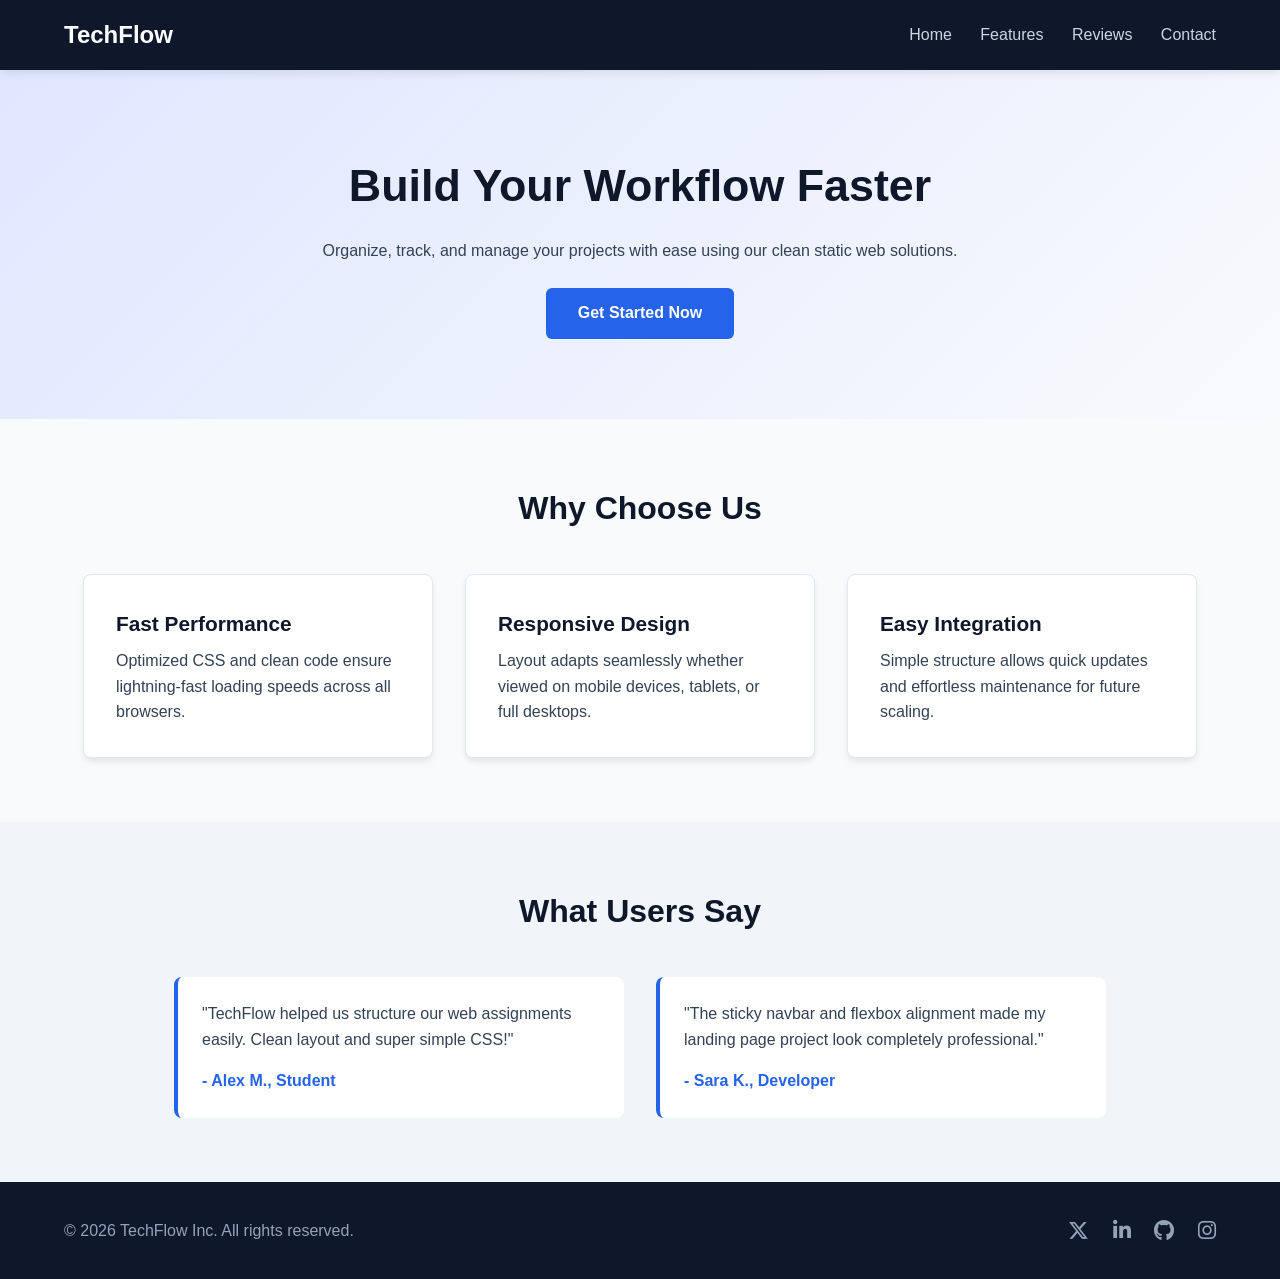
<file: WebDev-Level-01/WebDev-Task01-LandingPage/Index.html>
<!DOCTYPE html>
<html lang="en">
<head>
    <meta charset="UTF-8">
    <meta name="viewport" content="width=device-width, initial-scale=1.0">
    <title>TechFlow - Modern Workspace Tool</title>
    <link rel="stylesheet" href="style.css">
    <!-- Font Awesome Icons CDN -->
<link rel="stylesheet" href="https://cdnjs.cloudflare.com/ajax/libs/font-awesome/6.5.1/css/all.min.css">
</head>
<body>

    <header class="navbar">
        <div class="logo">TechFlow</div>
        <nav class="nav-links">
            <a href="#hero">Home</a>
            <a href="#features">Features</a>
            <a href="#testimonials">Reviews</a>
            <a href="#footer">Contact</a>
        </nav>
    </header>

    <section class="hero" id="hero">
        <div class="hero-content">
            <h1>Build Your Workflow Faster</h1>
            <p>Organize, track, and manage your projects with ease using our clean static web solutions.</p>
            <a href="#features" class="cta-btn">Get Started Now</a>
        </div>
    </section>

    <section class="features" id="features">
        <h2 class="section-title">Why Choose Us</h2>
        <div class="features-grid">
            <div class="card">
                <h3>Fast Performance</h3>
                <p>Optimized CSS and clean code ensure lightning-fast loading speeds across all browsers.</p>
            </div>
            <div class="card">
                <h3>Responsive Design</h3>
                <p>Layout adapts seamlessly whether viewed on mobile devices, tablets, or full desktops.</p>
            </div>
            <div class="card">
                <h3>Easy Integration</h3>
                <p>Simple structure allows quick updates and effortless maintenance for future scaling.</p>
            </div>
        </div>
    </section>

    <section class="testimonials" id="testimonials">
        <h2 class="section-title">What Users Say</h2>
        <div class="testimonials-container">
            <div class="testimonial-card">
                <p>"TechFlow helped us structure our web assignments easily. Clean layout and super simple CSS!"</p>
                <h4>- Alex M., Student</h4>
            </div>
            <div class="testimonial-card">
                <p>"The sticky navbar and flexbox alignment made my landing page project look completely professional."</p>
                <h4>- Sara K., Developer</h4>
            </div>
        </div>
    </section>

    <footer id="footer">
    <div class="footer-content">
        <p>&copy; 2026 TechFlow Inc. All rights reserved.</p>
        <div class="social-links">
    <a href="https://x.com" target="_blank" rel="noopener noreferrer" aria-label="Twitter">
        <i class="fa-brands fa-x-twitter"></i>
    </a>
    <a href="https://www.linkedin.com" target="_blank" rel="noopener noreferrer" aria-label="LinkedIn">
        <i class="fa-brands fa-linkedin-in"></i>
    </a>
    <a href="https://github.com/Alishan210" target="_blank" rel="noopener noreferrer" aria-label="GitHub">
        <i class="fa-brands fa-github"></i>
    </a>
    <a href="https://www.instagram.com" target="_blank" rel="noopener noreferrer" aria-label="Instagram">
        <i class="fa-brands fa-instagram"></i>
    </a>
</div>
    </div>
   </footer>

</body>
</html>
</file>
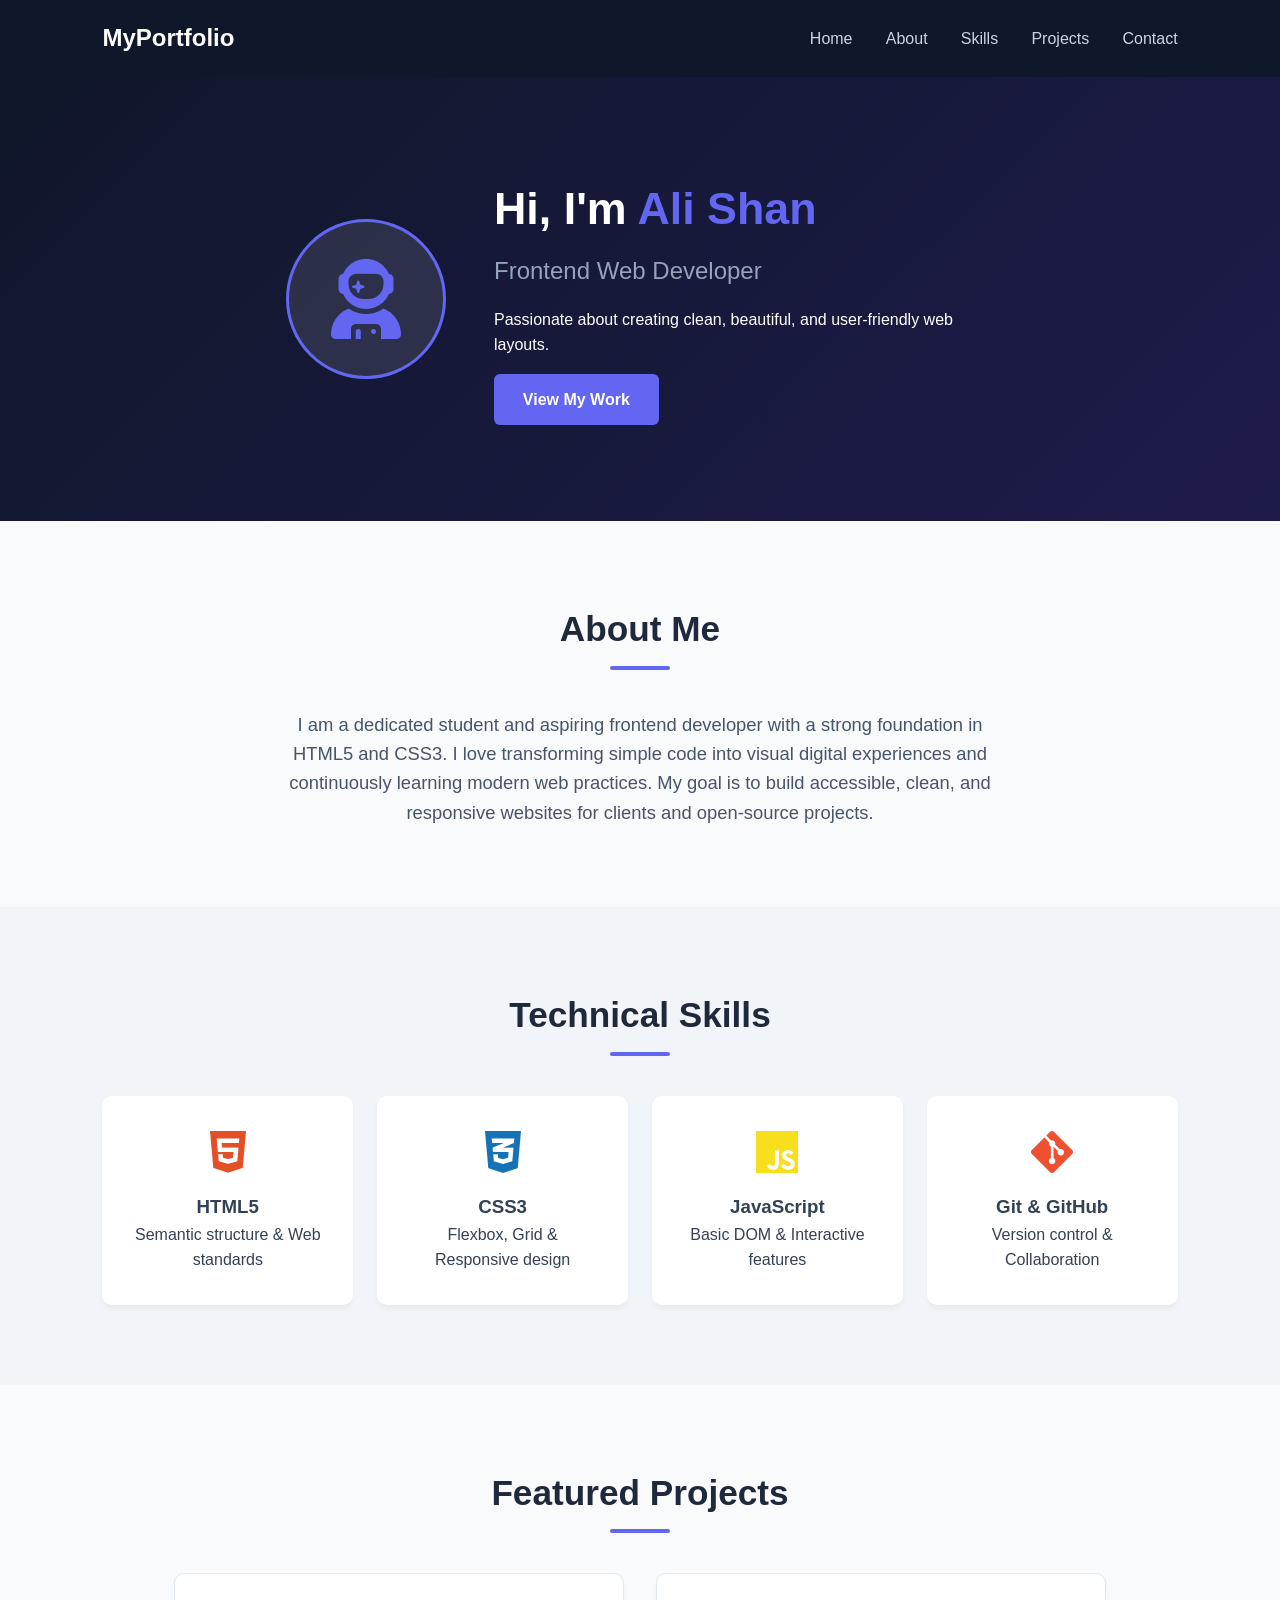
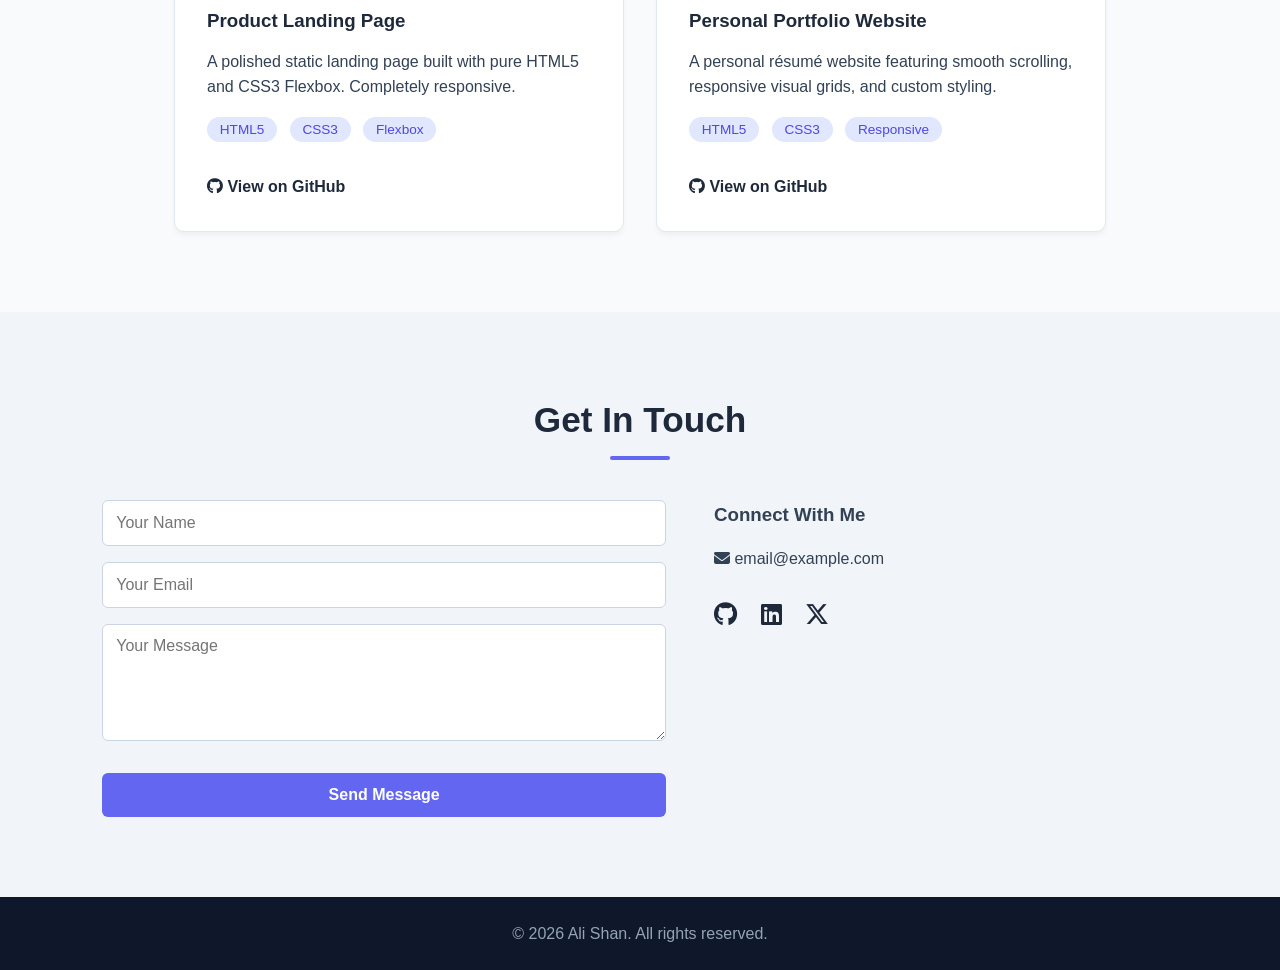
<file: WebDev-Level-01/WebDev-Task02-Personal-Portfolio/Index.html>
<!DOCTYPE html>
<html lang="en">
<head>
    <meta charset="UTF-8">
    <meta name="viewport" content="width=device-width, initial-scale=1.0">
    <title>My Portfolio | Digital Resume</title>
    <!-- CSS File Link -->
    <link rel="stylesheet" href="style.css">
    <!-- Font Awesome Icons CDN -->
    <link rel="stylesheet" href="https://cdnjs.cloudflare.com/ajax/libs/font-awesome/6.5.1/css/all.min.css">
</head>
<body>

    <!-- Smooth Scroll Navigation Bar -->
    <header class="navbar">
        <div class="logo">MyPortfolio</div>
        <nav class="nav-links">
            <a href="#hero">Home</a>
            <a href="#about">About</a>
            <a href="#skills">Skills</a>
            <a href="#projects">Projects</a>
            <a href="#contact">Contact</a>
        </nav>
    </header>

    <!-- 1. Profile / Hero Section -->
    <section class="hero" id="hero">
        <div class="hero-container">
            <!-- Avatar Placeholder (FontAwesome Icon ya Profile Image) -->
            <div class="avatar-box">
                <i class="fa-solid fa-user-astronaut avatar-icon"></i>
            </div>
            <div class="hero-text">
                <h1>Hi, I'm <span class="highlight">Ali Shan</span></h1>
                <h2>Frontend Web Developer</h2>
                <p>Passionate about creating clean, beautiful, and user-friendly web layouts.</p>
                <a href="#projects" class="btn">View My Work</a>
            </div>
        </div>
    </section>

    <!-- 2. About Me Section -->
    <section class="about section-padding" id="about">
        <h2 class="section-title">About Me</h2>
        <div class="about-content">
            <p>
                I am a dedicated student and aspiring frontend developer with a strong foundation in HTML5 and CSS3. 
                I love transforming simple code into visual digital experiences and continuously learning modern web practices. 
                My goal is to build accessible, clean, and responsive websites for clients and open-source projects.
            </p>
        </div>
    </section>

    <!-- 3. Skills Section (Visual Grid) -->
    <section class="skills section-padding" id="skills">
        <h2 class="section-title">Technical Skills</h2>
        <div class="skills-grid">
            <div class="skill-card">
                <i class="fa-brands fa-html5 skill-icon html"></i>
                <h3>HTML5</h3>
                <p>Semantic structure & Web standards</p>
            </div>
            <div class="skill-card">
                <i class="fa-brands fa-css3-alt skill-icon css"></i>
                <h3>CSS3</h3>
                <p>Flexbox, Grid & Responsive design</p>
            </div>
            <div class="skill-card">
                <i class="fa-brands fa-js skill-icon js"></i>
                <h3>JavaScript</h3>
                <p>Basic DOM & Interactive features</p>
            </div>
            <div class="skill-card">
                <i class="fa-brands fa-git-alt skill-icon git"></i>
                <h3>Git & GitHub</h3>
                <p>Version control & Collaboration</p>
            </div>
        </div>
    </section>

    <!-- 4. Projects Section (At least 2 Cards) -->
    <section class="projects section-padding" id="projects">
        <h2 class="section-title">Featured Projects</h2>
        <div class="projects-grid">
            
            <!-- Project Card 1 -->
            <div class="project-card">
                <div class="project-info">
                    <h3>Product Landing Page</h3>
                    <p>A polished static landing page built with pure HTML5 and CSS3 Flexbox. Completely responsive.</p>
                    <div class="project-tags">
                        <span>HTML5</span>
                        <span>CSS3</span>
                        <span>Flexbox</span>
                    </div>
                    <a href="https://github.com/Alishan210" target="_blank" class="github-link">
                        <i class="fa-brands fa-github"></i> View on GitHub
                    </a>
                </div>
            </div>

            <!-- Project Card 2 -->
            <div class="project-card">
                <div class="project-info">
                    <h3>Personal Portfolio Website</h3>
                    <p>A personal résumé website featuring smooth scrolling, responsive visual grids, and custom styling.</p>
                    <div class="project-tags">
                        <span>HTML5</span>
                        <span>CSS3</span>
                        <span>Responsive</span>
                    </div>
                    <a href="https://github.com/Alishan210" target="_blank" class="github-link">
                        <i class="fa-brands fa-github"></i> View on GitHub
                    </a>
                </div>
            </div>

        </div>
    </section>

    <!-- 5. Contact Section -->
    <section class="contact section-padding" id="contact">
        <h2 class="section-title">Get In Touch</h2>
        <div class="contact-container">
            <form class="contact-form" action="#">
                <input type="text" placeholder="Your Name" required>
                <input type="email" placeholder="Your Email" required>
                <textarea rows="5" placeholder="Your Message" required></textarea>
                <button type="submit" class="btn">Send Message</button>
            </form>

            <div class="contact-info">
                <h3>Connect With Me</h3>
                <p><i class="fa-solid fa-envelope"></i> email@example.com</p>
                <div class="social-icons">
                    <a href="https://github.com/Alishan210" target="_blank"><i class="fa-brands fa-github"></i></a>
                    <a href="https://linkedin.com" target="_blank"><i class="fa-brands fa-linkedin"></i></a>
                    <a href="https://twitter.com" target="_blank"><i class="fa-brands fa-x-twitter"></i></a>
                </div>
            </div>
        </div>
    </section>

    <!-- Footer -->
    <footer>
        <p>&copy; 2026 Ali Shan. All rights reserved.</p>
    </footer>

</body>
</html>
</file>
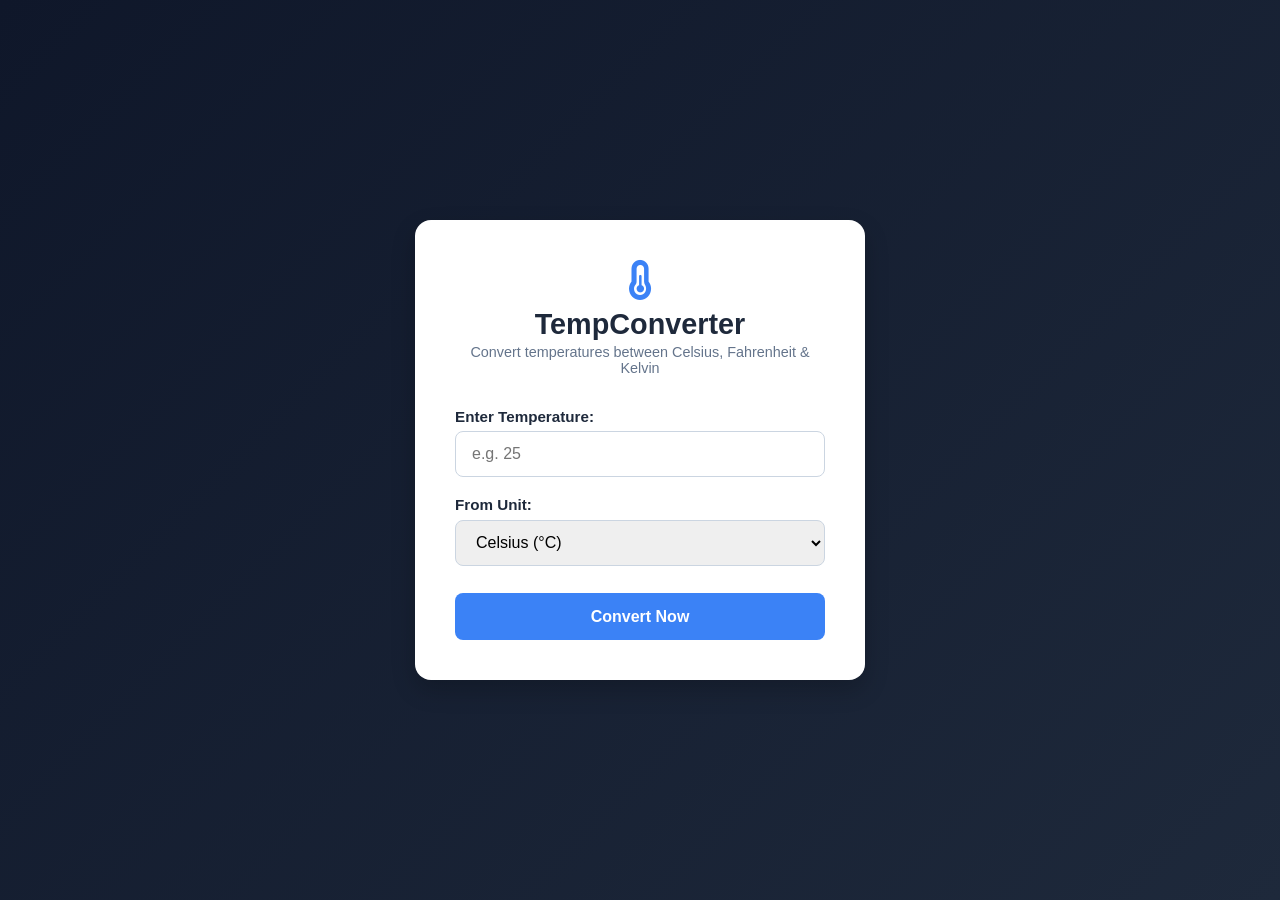
<file: WebDev-Level-01/WebDev-Task03-Temperature-Converter-Website/Index.html>
<!DOCTYPE html>
<html lang="en">
<head>
    <meta charset="UTF-8">
    <meta name="viewport" content="width=device-width, initial-scale=1.0">
    <title>Temperature Converter Tool</title>
    <link rel="stylesheet" href="style.css">
    <!-- Font Awesome Icons -->
    <link rel="stylesheet" href="https://cdnjs.cloudflare.com/ajax/libs/font-awesome/6.5.1/css/all.min.css">
</head>
<body>

    <!-- Checklist: Clean, centred UI layout -->
    <div class="converter-card">
        <div class="card-header">
            <i class="fa-solid fa-temperature-half logo-icon"></i>
            <h2>TempConverter</h2>
            <p>Convert temperatures between Celsius, Fahrenheit & Kelvin</p>
        </div>

        <form id="tempForm" onsubmit="return false;">
            <!-- Checklist: Numeric input field -->
            <div class="input-group">
                <label for="tempInput">Enter Temperature:</label>
                <input type="number" id="tempInput" step="any" placeholder="e.g. 25" required>
            </div>

            <!-- Checklist: Unit selector dropdown -->
            <div class="input-group">
                <label for="unitSelect">From Unit:</label>
                <select id="unitSelect">
                    <option value="celsius">Celsius (°C)</option>
                    <option value="fahrenheit">Fahrenheit (°F)</option>
                    <option value="kelvin">Kelvin (K)</option>
                </select>
            </div>

            <!-- Checklist: Convert button -->
            <button type="button" id="convertBtn" class="convert-btn">Convert Now</button>
        </form>

        <!-- Checklist: Error message display area -->
        <div id="errorMsg" class="error-msg hidden"></div>

        <!-- Checklist: Result display area showing all output units -->
        <div id="resultArea" class="result-area hidden">
            <h3>Converted Values:</h3>
            <div class="result-grid">
                <div class="result-box" id="celsiusBox">
                    <span class="unit-label">Celsius</span>
                    <span class="val" id="celsiusVal">--</span>
                </div>
                <div class="result-box" id="fahrenheitBox">
                    <span class="unit-label">Fahrenheit</span>
                    <span class="val" id="fahrenheitVal">--</span>
                </div>
                <div class="result-box" id="kelvinBox">
                    <span class="unit-label">Kelvin</span>
                    <span class="val" id="kelvinVal">--</span>
                </div>
            </div>
        </div>
    </div>

    <!-- JavaScript File Link -->
    <script src="script.js"></script>
</body>
</html>
</file>
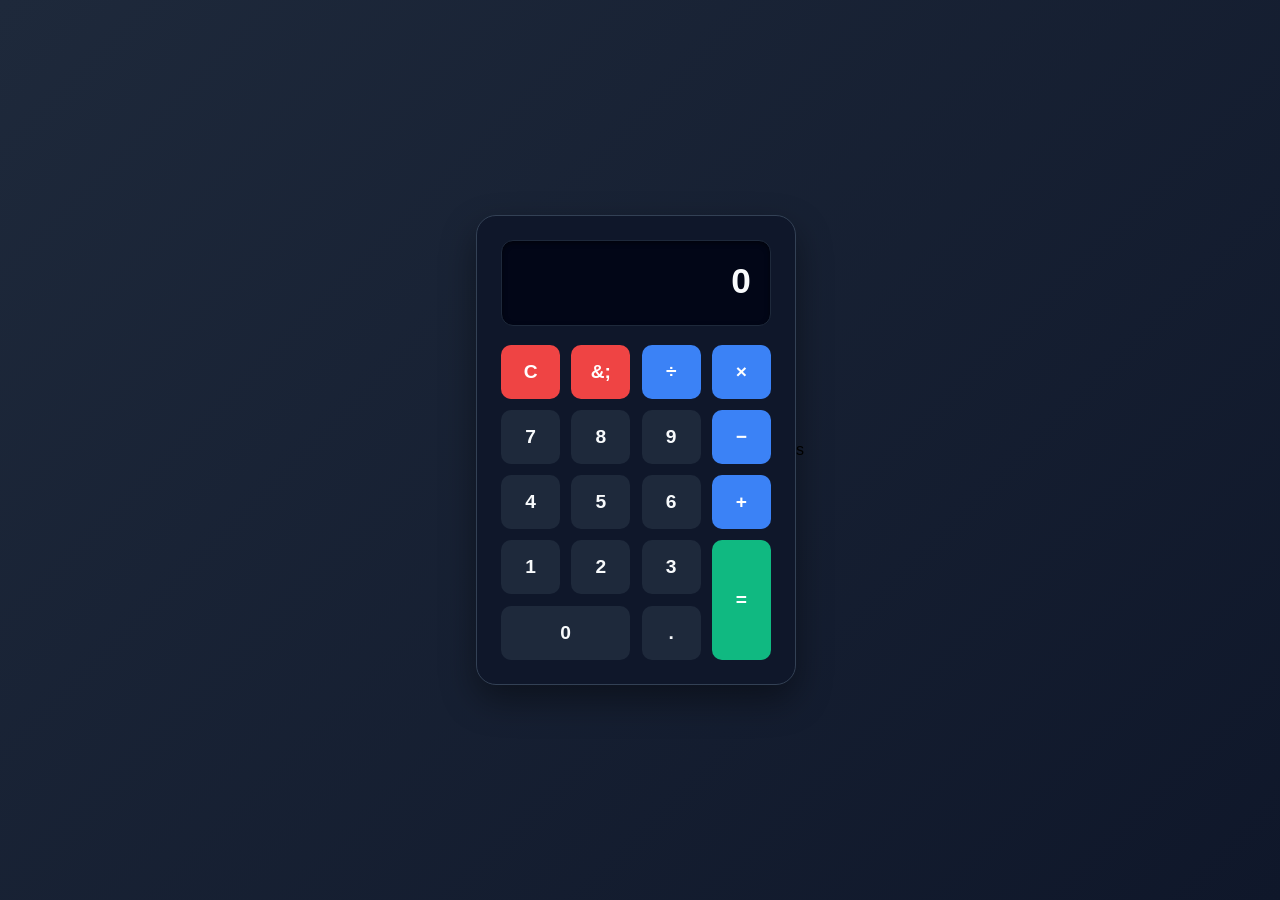
<file: WebDev-Level-02/WebDev-Task01-Calculator/Index.html>
<!DOCTYPE html>
<html lang="en">
<head>
    <meta charset="UTF-8">
    <meta name="viewport" content="width=device-width, initial-scale=1.0">
    <title>JS Calculator - Level 2</title>
    <link rel="stylesheet" href="style.css">
</head>
<body>

    <div class="calculator">
        <!-- Checklist: Display screen showing current input/result -->
        <div class="display">
            <div id="screen" class="screen">0</div>
        </div>

        <!-- Checklist: CSS Grid layout for buttons -->
        <div class="buttons-grid">
            <!-- Row 1 -->
            <button class="btn action-btn" data-action="clear">C</button>
            <button class="btn action-btn" data-action="delete">&;</button>
            <button class="btn operator-btn" data-operator="/">÷</button>
            <button class="btn operator-btn" data-operator="*">×</button>

            <!-- Row 2 -->
            <button class="btn num-btn" data-num="7">7</button>
            <button class="btn num-btn" data-num="8">8</button>
            <button class="btn num-btn" data-num="9">9</button>
            <button class="btn operator-btn" data-operator="-">−</button>

            <!-- Row 3 -->
            <button class="btn num-btn" data-num="4">4</button>
            <button class="btn num-btn" data-num="5">5</button>
            <button class="btn num-btn" data-num="6">6</button>
            <button class="btn operator-btn" data-operator="+">+</button>

            <!-- Row 4 -->
            <button class="btn num-btn" data-num="1">1</button>
            <button class="btn num-btn" data-num="2">2</button>
            <button class="btn num-btn" data-num="3">3</button>
            <button class="btn equals-btn" id="equals" data-action="equals">=</button>

            <!-- Row 5 -->
            <button class="btn num-btn zero-btn" data-num="0">0</button>
            <button class="btn num-btn" data-num=".">.</button>
        </div>
    </div>

    <script src="script.js"></script>
</body>
</html>s
</file>
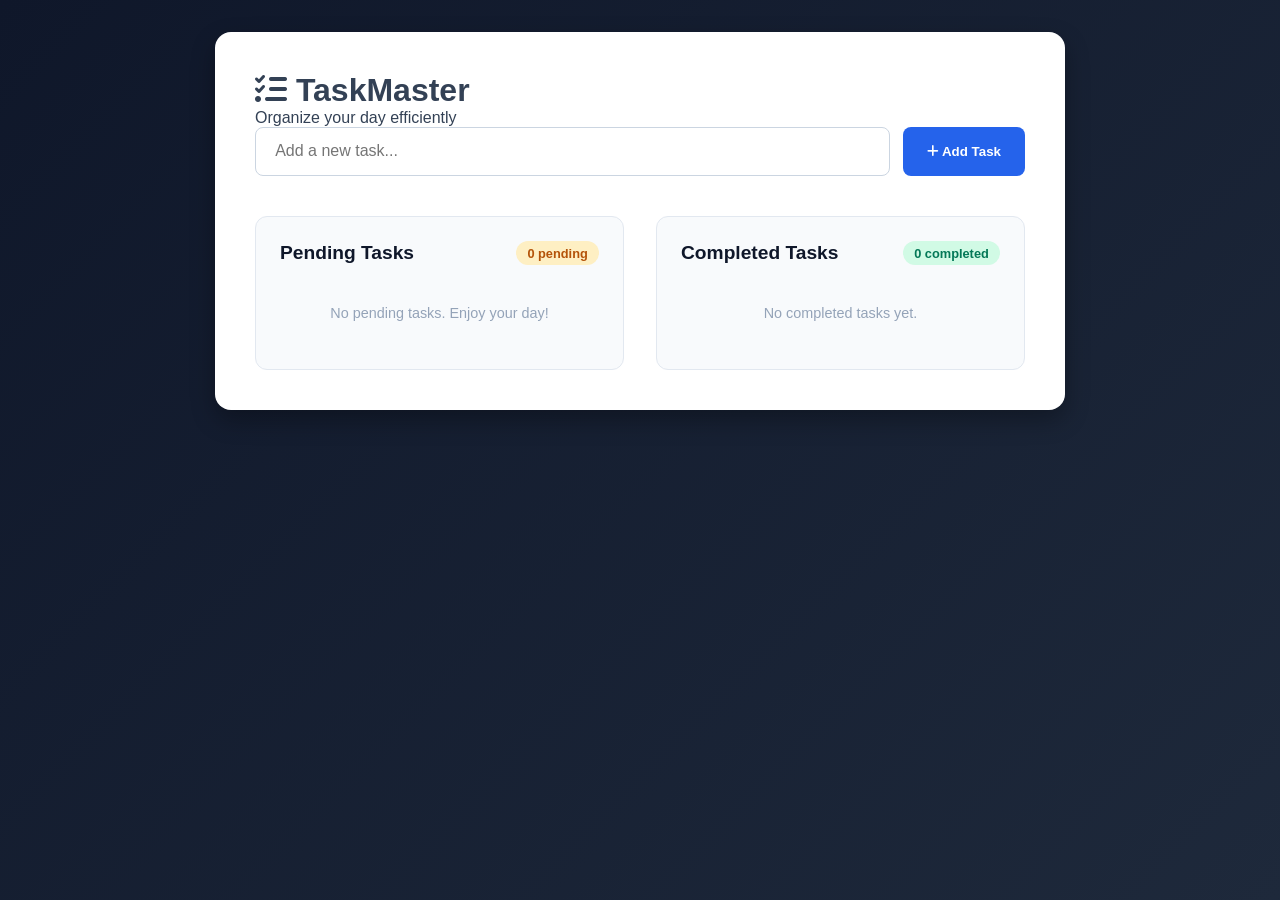
<file: WebDev-Level-02/WebDev-Task03-To-Do-Web-App/Index.html>
<!DOCTYPE html>
<html lang="en">
<head>
    <meta charset="UTF-8">
    <meta name="viewport" content="width=device-width, initial-scale=1.0">
    <title>Task Master - To-Do Web App</title>
    <link rel="stylesheet" href="style.css">
    <link rel="stylesheet" href="https://cdnjs.cloudflare.com/ajax/libs/font-awesome/6.5.1/css/all.min.css">
</head>
<body>

    <div class="todo-app"
        <header class="app-header">
            <h1><i class="fa-solid fa-list-check"></i> TaskMaster</h1>
            <p>Organize your day efficiently</p>
        </header>

        <!-- Input & Add Task Form -->
        <form id="todoForm" class="todo-form">
            <input type="text" id="taskInput" placeholder="Add a new task..." required>
            <button type="submit" class="add-btn"><i class="fa-solid fa-plus"></i> Add Task</button>
        </form>

        <!-- Main Task Lists Container -->
        <div class="lists-container">
            
            <!-- Pending Tasks Section -->
            <section class="task-section">
                <div class="section-header">
                    <h2>Pending Tasks</h2>
                    <span id="pendingCount" class="badge pending-badge">0 pending</span>
                </div>
                <ul id="pendingList" class="task-list"></ul>
                <div id="pendingEmpty" class="empty-state">No pending tasks. Enjoy your day!</div>
            </section>

            <!-- Completed Tasks Section -->
            <section class="task-section">
                <div class="section-header">
                    <h2>Completed Tasks</h2>
                    <span id="completedCount" class="badge completed-badge">0 completed</span>
                </div>
                <ul id="completedList" class="task-list completed-style"></ul>
                <div id="completedEmpty" class="empty-state">No completed tasks yet.</div>
            </section>

        </div>
    </div>

    <script src="script.js"></script>
</body>
</html>
</file>
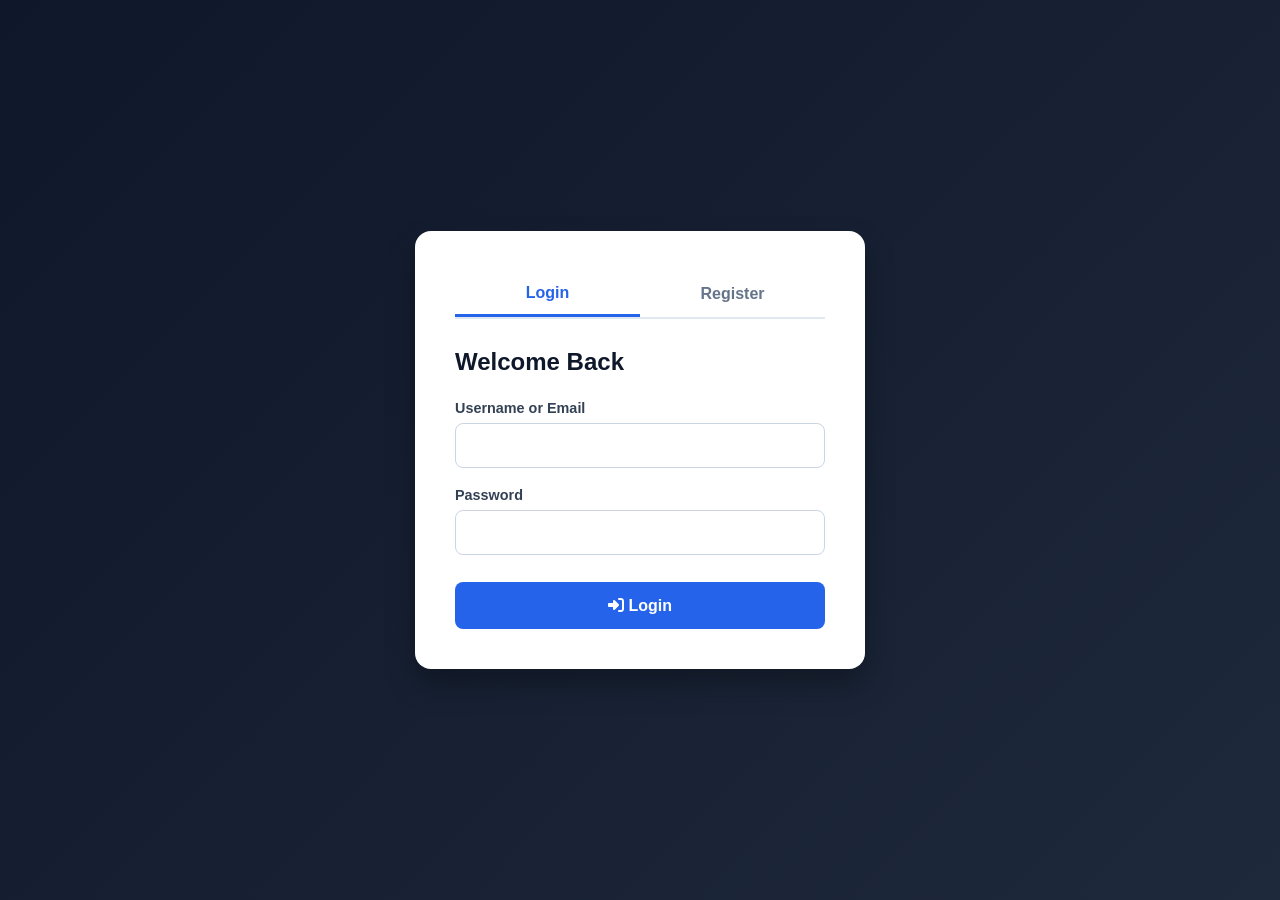
<file: WebDev-Level-02/WebDev-Task04-Login-Authentication-System/Index.html>
<!DOCTYPE html>
<html lang="en">
<head>
    <meta charset="UTF-8">
    <meta name="viewport" content="width=device-width, initial-scale=1.0">
    <title>Auth System - Login / Register</title>
    <link rel="stylesheet" href="style.css">
    <link rel="stylesheet" href="https://cdnjs.cloudflare.com/ajax/libs/font-awesome/6.5.1/css/all.min.css">
</head>
<body>

    <div class="auth-container">
        <!-- Auth Navigation Tabs -->
        <div class="tab-header">
            <button id="loginTabBtn" class="tab-btn active">Login</button>
            <button id="registerTabBtn" class="tab-btn">Register</button>
        </div>

        <div id="alertBox" class="alert hidden"></div>

        <!-- Login Form -->
        <form id="loginForm" class="auth-form">
            <h2>Welcome Back</h2>
            <div class="form-group">
                <label for="loginIdentifier">Username or Email</label>
                <input type="text" id="loginIdentifier" required>
            </div>
            <div class="form-group">
                <label for="loginPassword">Password</label>
                <input type="password" id="loginPassword" required>
            </div>
            <button type="submit" class="submit-btn"><i class="fa-solid fa-right-to-bracket"></i> Login</button>
        </form>

        <!-- Registration Form -->
        <form id="registerForm" class="auth-form hidden">
            <h2>Create Account</h2>
            <div class="form-group">
                <label for="regUsername">Username</label>
                <input type="text" id="regUsername" required>
            </div>
            <div class="form-group">
                <label for="regEmail">Email</label>
                <input type="email" id="regEmail" required>
            </div>
            <div class="form-group">
                <label for="regPassword">Password</label>
                <input type="password" id="regPassword" placeholder="Min 8 chars, at least 1 number" required>
            </div>
            <button type="submit" class="submit-btn"><i class="fa-solid fa-user-plus"></i> Register</button>
        </form>

        <!-- Protected Dashboard View -->
        <div id="dashboardView" class="dashboard-view hidden">
            <div class="dashboard-card">
                <div class="avatar"><i class="fa-solid fa-circle-user"></i></div>
                <h2>Welcome, <span id="userDisplayName">User</span>!</h2>
                <p>This is your protected dashboard section. You are successfully authenticated.</p>
                <button id="logoutBtn" class="logout-btn"><i class="fa-solid fa-right-from-bracket"></i> Logout</button>
            </div>
        </div>
    </div>

    <script src="script.js"></script>
</body>
</html>
</file>
<file: WebDev-Level-01/WebDev-Task01-LandingPage/style.css>
/* Checklist Item: No element overlap - box-sizing and margins reset */
* {
    margin: 0;
    padding: 0;
    box-sizing: border-box;
}

/* Checklist Item: Consistent colour palette & Clean typography */
:root {
    --primary-color: #2563eb;    /* Royal Blue */
    --primary-hover: #1d4ed8;    /* Darker Blue */
    --bg-dark: #0f172a;          /* Dark Navy */
    --bg-light: #f8fafc;         /* Light Grey/White */
    --card-bg: #ffffff;          /* White */
    --text-color: #334155;       /* Slate Dark Grey */
    --heading-color: #0f172a;    /* Navy Dark */
    --font-main: 'Segoe UI', Tahoma, Geneva, Verdana, sans-serif;
}

html {
    scroll-behavior: smooth;
}

body {
    font-family: var(--font-main);
    color: var(--text-color);
    line-height: 1.6;
    background-color: var(--bg-light);
}

/* Checklist Item: Heading vs Body typography size difference */
h1 { font-size: 2.8rem; color: var(--heading-color); margin-bottom: 1rem; }
h2 { font-size: 2rem; color: var(--heading-color); margin-bottom: 0.5rem; }
h3 { font-size: 1.3rem; color: var(--heading-color); margin-bottom: 0.5rem; }
p { font-size: 1rem; }

/* Checklist Item: Fixed/Sticky Navigation Bar */
.navbar {
    position: sticky;
    top: 0;
    z-index: 1000;
    background-color: var(--bg-dark);
    display: flex;
    justify-content: space-between;
    align-items: center;
    padding: 1rem 5%;
    box-shadow: 0 2px 10px rgba(0,0,0,0.1);
}

.logo {
    color: #ffffff;
    font-size: 1.5rem;
    font-weight: bold;
}

.nav-links a {
    color: #cbd5e1;
    text-decoration: none;
    margin-left: 1.5rem;
    transition: color 0.3s ease;
}

.nav-links a:hover {
    color: #ffffff;
}

/* Hero Section */
.hero {
    background: linear-gradient(135deg, #e0e7ff 0%, #f8fafc 100%);
    padding: 5rem 5%;
    text-align: center;
    display: flex;
    justify-content: center;
    align-items: center;
}

.hero-content {
    max-width: 700px;
}

.cta-btn {
    display: inline-block;
    background-color: var(--primary-color);
    color: #ffffff;
    padding: 0.8rem 2rem;
    text-decoration: none;
    border-radius: 6px;
    font-weight: 600;
    margin-top: 1.5rem;
    transition: background-color 0.3s ease;
}

.cta-btn:hover {
    background-color: var(--primary-hover);
}

/* Content Section 1: Features (CSS Grid / Flexbox) */
.features, .testimonials {
    padding: 4rem 5%;
}

.section-title {
    text-align: center;
    margin-bottom: 2.5rem;
}

.features-grid {
    display: flex;
    gap: 2rem;
    justify-content: center;
    flex-wrap: wrap; /* Helps responsiveness */
}

.card {
    background-color: var(--card-bg);
    padding: 2rem;
    border-radius: 8px;
    box-shadow: 0 4px 6px -1px rgba(0,0,0,0.1);
    flex: 1 1 250px; /* Responsive Flex Basis */
    max-width: 350px;
    border: 1px solid #e2e8f0;
}

/* Content Section 2: Testimonials */
.testimonials {
    background-color: #f1f5f9;
}

.testimonials-container {
    display: flex;
    gap: 2rem;
    justify-content: center;
    flex-wrap: wrap;
}

.testimonial-card {
    background-color: var(--card-bg);
    padding: 1.5rem;
    border-radius: 8px;
    border-left: 4px solid var(--primary-color);
    flex: 1 1 300px;
    max-width: 450px;
}

.testimonial-card h4 {
    margin-top: 1rem;
    color: var(--primary-color);
}

/* Checklist Item: Footer */
footer {
    background-color: var(--bg-dark);
    color: #94a3b8;
    padding: 2rem 5%;
}

.footer-content {
    display: flex;
    justify-content: space-between;
    align-items: center;
    flex-wrap: wrap;
    gap: 1rem;
}
.social-links a {
    color: #94a3b8;
    font-size: 1.3rem; /* Icon size bada karne ke liye */
    margin-left: 1.2rem;
    transition: color 0.3s ease, transform 0.3s ease;
    display: inline-block;
}

/* Hover Effect: Mouse le jaane par color change aur thoda upar jump hoga */
.social-links a:hover {
    color: var(--primary-color);
    transform: translateY(-3px);
}
/* Checklist Item: Responsive Layout (Mobile Screen Widths) */
@media (max-width: 768px) {
    .navbar {
        flex-direction: column;
        gap: 1rem;
        padding: 1rem;
    }

    .nav-links a {
        margin: 0 0.5rem;
    }

    h1 {
        font-size: 2rem;
    }

    .footer-content {
        flex-direction: column;
        text-align: center;
    }

    .social-links a {
        margin: 0 0.5rem;
    }
}
</file>
<file: WebDev-Level-01/WebDev-Task02-Personal-Portfolio/style.css>
/* Universal Reset & Box Model */
* {
    margin: 0;
    padding: 0;
    box-sizing: border-box;
}

/* Checklist: Consistent branding & color scheme */
:root {
    --primary-color: #6366f1;    /* Modern Indigo */
    --primary-hover: #4f46e5;    /* Dark Indigo */
    --bg-dark: #0f172a;          /* Slate Dark Background */
    --bg-light: #f8fafc;         /* Slate Light Background */
    --card-bg: #ffffff;          /* White Card Background */
    --text-main: #334155;       /* Text Color */
    --heading-color: #1e293b;    /* Heading Color */
    --font-family: 'Segoe UI', Tahoma, Geneva, Verdana, sans-serif;
}

/* Checklist: Smooth Scroll Navigation */
html {
    scroll-behavior: smooth;
}

body {
    font-family: var(--font-family);
    color: var(--text-main);
    background-color: var(--bg-light);
    line-height: 1.6;
}

/* Common Section Styles */
.section-padding {
    padding: 5rem 8%;
}

.section-title {
    text-align: center;
    font-size: 2.2rem;
    color: var(--heading-color);
    margin-bottom: 2.5rem;
    position: relative;
}

.section-title::after {
    content: '';
    display: block;
    width: 60px;
    height: 4px;
    background-color: var(--primary-color);
    margin: 8px auto 0;
    border-radius: 2px;
}

/* Navigation Bar */
.navbar {
    position: sticky;
    top: 0;
    background-color: var(--bg-dark);
    display: flex;
    justify-content: space-between;
    align-items: center;
    padding: 1.2rem 8%;
    z-index: 1000;
}

.logo {
    color: #ffffff;
    font-size: 1.5rem;
    font-weight: bold;
}

.nav-links a {
    color: #cbd5e1;
    text-decoration: none;
    margin-left: 1.8rem;
    transition: color 0.3s ease;
}

.nav-links a:hover {
    color: var(--primary-color);
}

/* 1. Hero / Profile Section */
.hero {
    background: linear-gradient(135deg, #0f172a 0%, #1e1b4b 100%);
    color: #ffffff;
    padding: 6rem 8%;
}

.hero-container {
    display: flex;
    align-items: center;
    justify-content: center;
    gap: 3rem;
    flex-wrap: wrap;
}

.avatar-box {
    width: 160px;
    height: 160px;
    background-color: rgba(255, 255, 255, 0.1);
    border: 3px solid var(--primary-color);
    border-radius: 50%;
    display: flex;
    justify-content: center;
    align-items: center;
}

.avatar-icon {
    font-size: 5rem;
    color: var(--primary-color);
}

.hero-text {
    max-width: 500px;
}

.hero-text h1 {
    font-size: 2.8rem;
    margin-bottom: 0.5rem;
}

.highlight {
    color: var(--primary-color);
}

.hero-text h2 {
    font-size: 1.5rem;
    color: #94a3b8;
    margin-bottom: 1rem;
    font-weight: 400;
}

.btn {
    display: inline-block;
    background-color: var(--primary-color);
    color: #ffffff;
    padding: 0.8rem 1.8rem;
    border-radius: 6px;
    text-decoration: none;
    border: none;
    cursor: pointer;
    font-size: 1rem;
    font-weight: 600;
    margin-top: 1rem;
    transition: background-color 0.3s ease;
}

.btn:hover {
    background-color: var(--primary-hover);
}

/* 2. About Me Section */
.about-content {
    max-width: 750px;
    margin: 0 auto;
    text-align: center;
    font-size: 1.15rem;
    color: #475569;
}

/* 3. Skills Section (Grid) */
.skills {
    background-color: #f1f5f9;
}

.skills-grid {
    display: grid;
    grid-template-columns: repeat(auto-fit, minmax(220px, 1fr));
    gap: 1.5rem;
}

.skill-card {
    background-color: var(--card-bg);
    padding: 2rem;
    border-radius: 10px;
    text-align: center;
    box-shadow: 0 4px 6px -1px rgba(0, 0, 0, 0.05);
    transition: transform 0.3s ease;
}

.skill-card:hover {
    transform: translateY(-5px);
}

.skill-icon {
    font-size: 3rem;
    margin-bottom: 1rem;
}

.html { color: #e34f26; }
.css { color: #1572b6; }
.js { color: #f7df1e; }
.git { color: #f05032; }

/* 4. Projects Section */
.projects-grid {
    display: flex;
    gap: 2rem;
    flex-wrap: wrap;
    justify-content: center;
}

.project-card {
    background-color: var(--card-bg);
    border-radius: 10px;
    padding: 2rem;
    flex: 1 1 300px;
    max-width: 450px;
    border: 1px solid #e2e8f0;
    box-shadow: 0 4px 6px -1px rgba(0, 0, 0, 0.05);
}

.project-info h3 {
    margin-bottom: 0.8rem;
    color: var(--heading-color);
}

.project-tags {
    margin: 1rem 0;
}

.project-tags span {
    background-color: #e0e7ff;
    color: var(--primary-hover);
    padding: 0.3rem 0.8rem;
    border-radius: 20px;
    font-size: 0.85rem;
    margin-right: 0.5rem;
}

.github-link {
    display: inline-block;
    margin-top: 1rem;
    color: var(--heading-color);
    text-decoration: none;
    font-weight: 600;
}

.github-link:hover {
    color: var(--primary-color);
}

/* 5. Contact Section */
.contact {
    background-color: #f1f5f9;
}

.contact-container {
    display: flex;
    gap: 3rem;
    flex-wrap: wrap;
    justify-content: center;
}

.contact-form {
    flex: 1 1 350px;
    display: flex;
    flex-direction: column;
    gap: 1rem;
}

.contact-form input, 
.contact-form textarea {
    padding: 0.8rem;
    border: 1px solid #cbd5e1;
    border-radius: 6px;
    font-family: inherit;
    font-size: 1rem;
}

.contact-info {
    flex: 1 1 250px;
}

.contact-info h3 {
    margin-bottom: 1rem;
}

.contact-info p {
    margin-bottom: 1.5rem;
}

.social-icons a {
    font-size: 1.5rem;
    color: var(--heading-color);
    margin-right: 1.2rem;
    transition: color 0.3s ease;
}

.social-icons a:hover {
    color: var(--primary-color);
}

/* Footer */
footer {
    background-color: var(--bg-dark);
    color: #94a3b8;
    text-align: center;
    padding: 1.5rem;
}

/* Checklist: Fully Responsive Rules */
@media (max-width: 768px) {
    .navbar {
        flex-direction: column;
        gap: 1rem;
    }
    .nav-links a {
        margin: 0 0.5rem;
    }
    .hero-container {
        text-align: center;
    }
    .hero-text h1 {
        font-size: 2rem;
    }
}
</file>
<file: WebDev-Level-01/WebDev-Task03-Temperature-Converter-Website/style.css>
* {
    margin: 0;
    padding: 0;
    box-sizing: border-box;
}

:root {
    --primary-color: #3b82f6;
    --primary-hover: #2563eb;
    --bg-gradient: linear-gradient(135deg, #0f172a 0%, #1e293b 100%);
    --card-bg: #ffffff;
    --text-color: #1e293b;
    --border-color: #cbd5e1;
    --error-color: #ef4444;
}

body {
    font-family: 'Segoe UI', Tahoma, Geneva, Verdana, sans-serif;
    background: var(--bg-gradient);
    min-height: 100vh;
    display: flex;
    justify-content: center;
    align-items: center;
    padding: 1.5rem;
}

/* Centred Card UI */
.converter-card {
    background-color: var(--card-bg);
    width: 100%;
    max-width: 450px;
    padding: 2.5rem;
    border-radius: 16px;
    box-shadow: 0 10px 25px rgba(0, 0, 0, 0.2);
}

.card-header {
    text-align: center;
    margin-bottom: 2rem;
}

.logo-icon {
    font-size: 2.5rem;
    color: var(--primary-color);
    margin-bottom: 0.5rem;
}

.card-header h2 {
    color: var(--text-color);
    font-size: 1.8rem;
}

.card-header p {
    color: #64748b;
    font-size: 0.9rem;
    margin-top: 0.2rem;
}

.input-group {
    margin-bottom: 1.2rem;
    display: flex;
    flex-direction: column;
}

.input-group label {
    font-weight: 600;
    color: var(--text-color);
    margin-bottom: 0.4rem;
    font-size: 0.95rem;
}

.input-group input, 
.input-group select {
    padding: 0.8rem 1rem;
    border: 1px solid var(--border-color);
    border-radius: 8px;
    font-size: 1rem;
    outline: none;
    transition: border-color 0.3s ease;
}

.input-group input:focus, 
.input-group select:focus {
    border-color: var(--primary-color);
}

.convert-btn {
    width: 100%;
    padding: 0.9rem;
    background-color: var(--primary-color);
    color: #ffffff;
    border: none;
    border-radius: 8px;
    font-size: 1rem;
    font-weight: 600;
    cursor: pointer;
    transition: background-color 0.3s ease;
    margin-top: 0.5rem;
}

.convert-btn:hover {
    background-color: var(--primary-hover);
}

/* Error Message Styling */
.error-msg {
    margin-top: 1.2rem;
    padding: 0.8rem;
    background-color: #fef2f2;
    color: var(--error-color);
    border: 1px solid #fca5a5;
    border-radius: 8px;
    font-size: 0.9rem;
    text-align: center;
    font-weight: 500;
}

/* Results Area Display */
.result-area {
    margin-top: 1.8rem;
    border-top: 1px solid #e2e8f0;
    padding-top: 1.5rem;
}

.result-area h3 {
    font-size: 1.1rem;
    color: var(--text-color);
    margin-bottom: 1rem;
}

.result-grid {
    display: grid;
    grid-template-columns: repeat(3, 1fr);
    gap: 0.8rem;
}

.result-box {
    background-color: #f8fafc;
    border: 1px solid #e2e8f0;
    padding: 0.8rem;
    border-radius: 8px;
    text-align: center;
}

.unit-label {
    display: block;
    font-size: 0.75rem;
    color: #64748b;
    text-transform: uppercase;
    font-weight: 700;
}

.val {
    display: block;
    font-size: 1.1rem;
    font-weight: bold;
    color: var(--primary-color);
    margin-top: 0.3rem;
}

.hidden {
    display: none;
}
</file>
<file: WebDev-Level-02/WebDev-Task01-Calculator/style.css>
* {
    margin: 0;
    padding: 0;
    box-sizing: border-box;
}

body {
    font-family: 'Segoe UI', Tahoma, Geneva, Verdana, sans-serif;
    background: linear-gradient(135deg, #1e293b 0%, #0f172a 100%);
    min-height: 100vh;
    display: flex;
    justify-content: center;
    align-items: center;
}

.calculator {
    background-color: #0f172a;
    padding: 1.5rem;
    border-radius: 20px;
    box-shadow: 0 15px 35px rgba(0,0,0,0.4);
    width: 320px;
    border: 1px solid #334155;
}

/* Display Screen */
.display {
    background-color: #020617;
    padding: 1.2rem;
    border-radius: 12px;
    margin-bottom: 1.2rem;
    text-align: right;
    box-shadow: inset 0 2px 5px rgba(0,0,0,0.5);
    border: 1px solid #1e293b;
}

.screen {
    color: #f8fafc;
    font-size: 2.2rem;
    font-weight: 600;
    word-wrap: break-word;
    word-break: break-all;
    min-height: 2.8rem;
}

/* Checklist: CSS Grid Layout */
.buttons-grid {
    display: grid;
    grid-template-columns: repeat(4, 1fr);
    gap: 0.7rem;
}

.btn {
    padding: 1rem;
    font-size: 1.2rem;
    font-weight: 600;
    border: none;
    border-radius: 10px;
    cursor: pointer;
    background-color: #1e293b;
    color: #f8fafc;
    transition: background-color 0.2s ease, transform 0.1s ease;
}

.btn:hover {
    background-color: #334155;
}

.btn:active {
    transform: scale(0.96);
}

.operator-btn {
    background-color: #3b82f6;
    color: #ffffff;
}

.operator-btn:hover {
    background-color: #2563eb;
}

.action-btn {
    background-color: #ef4444;
    color: #ffffff;
}

.action-btn:hover {
    background-color: #dc2626;
}

.equals-btn {
    background-color: #10b981;
    color: #ffffff;
    grid-row: span 2;
    display: flex;
    justify-content: center;
    align-items: center;
}

.equals-btn:hover {
    background-color: #059669;
}

.zero-btn {
    grid-column: span 2;
}
</file>
<file: WebDev-Level-02/WebDev-Task03-To-Do-Web-App/style.css>
* {
    margin: 0;
    padding: 0;
    box-sizing: border-box;
}

body {
    font-family: 'Segoe UI', Tahoma, Geneva, Verdana, sans-serif;
    background: linear-gradient(135deg, #0f172a 0%, #1e293b 100%);
    min-height: 100vh;
    padding: 2rem 1rem;
    color: #334155;
    display: flex;
    justify-content: center;
}

.todo-app {
    background-color: #ffffff;
    width: 100%;
    max-width: 850px;
    padding: 2.5rem;
    border-radius: 16px;
    box-shadow: 0 10px 25px rgba(0,0,0,0.3);
    height: fit-content;
}

.app-header {
    text-align: center;
    margin-bottom: 2rem;
}

.app-header h1 {
    color: #0f172a;
    font-size: 2.2rem;
}

.app-header p {
    color: #64748b;
}

/* Input Form */
.todo-form {
    display: flex;
    gap: 0.8rem;
    margin-bottom: 2.5rem;
}

.todo-form input {
    flex: 1;
    padding: 0.9rem 1.2rem;
    border: 1px solid #cbd5e1;
    border-radius: 8px;
    font-size: 1rem;
    outline: none;
}

.todo-form input:focus {
    border-color: #3b82f6;
}

.add-btn {
    background-color: #2563eb;
    color: white;
    border: none;
    padding: 0.9rem 1.5rem;
    border-radius: 8px;
    font-weight: 600;
    cursor: pointer;
    transition: background 0.3s;
}

.add-btn:hover {
    background-color: #1d4ed8;
}

/* Lists Container */
.lists-container {
    display: grid;
    grid-template-columns: repeat(auto-fit, minmax(340px, 1fr));
    gap: 2rem;
}

.task-section {
    background-color: #f8fafc;
    padding: 1.5rem;
    border-radius: 12px;
    border: 1px solid #e2e8f0;
}

.section-header {
    display: flex;
    justify-content: space-between;
    align-items: center;
    margin-bottom: 1rem;
}

.section-header h2 {
    font-size: 1.2rem;
    color: #0f172a;
}

.badge {
    font-size: 0.8rem;
    padding: 0.3rem 0.7rem;
    border-radius: 20px;
    font-weight: 600;
}

.pending-badge { background-color: #feefc3; color: #b45309; }
.completed-badge { background-color: #d1fae5; color: #047857; }

.task-list {
    list-style: none;
    display: flex;
    flex-direction: column;
    gap: 0.8rem;
}

/* Task Item Card */
.task-item {
    background: #ffffff;
    padding: 1rem;
    border-radius: 8px;
    border: 1px solid #e2e8f0;
    display: flex;
    flex-direction: column;
    gap: 0.5rem;
    box-shadow: 0 2px 4px rgba(0,0,0,0.02);
}

.task-main {
    display: flex;
    align-items: center;
    gap: 0.8rem;
}

.task-text {
    flex: 1;
    font-size: 1rem;
    word-break: break-word;
}

.edit-input {
    flex: 1;
    padding: 0.4rem;
    border: 1px solid #3b82f6;
    border-radius: 4px;
    font-size: 1rem;
}

.completed-style .task-text {
    text-decoration: line-through;
    color: #94a3b8;
}

.timestamp {
    font-size: 0.75rem;
    color: #94a3b8;
}

.task-actions {
    display: flex;
    gap: 0.5rem;
}

.action-btn {
    border: none;
    background: none;
    cursor: pointer;
    font-size: 1.1rem;
    padding: 0.3rem;
    border-radius: 4px;
}

.complete-btn { color: #10b981; }
.edit-btn { color: #3b82f6; }
.delete-btn { color: #ef4444; }

.action-btn:hover {
    background-color: #f1f5f9;
}

.empty-state {
    text-align: center;
    color: #94a3b8;
    font-size: 0.9rem;
    padding: 1.5rem 0;
    display: none;
}
</file>
<file: WebDev-Level-02/WebDev-Task04-Login-Authentication-System/style.css>
* {
    margin: 0;
    padding: 0;
    box-sizing: border-box;
}

body {
    font-family: 'Segoe UI', Tahoma, Geneva, Verdana, sans-serif;
    background: linear-gradient(135deg, #0f172a 0%, #1e293b 100%);
    min-height: 100vh;
    display: flex;
    justify-content: center;
    align-items: center;
    padding: 1.5rem;
}

.auth-container {
    background-color: #ffffff;
    width: 100%;
    max-width: 450px;
    padding: 2.5rem;
    border-radius: 16px;
    box-shadow: 0 15px 30px rgba(0,0,0,0.3);
}

.tab-header {
    display: flex;
    margin-bottom: 1.8rem;
    border-bottom: 2px solid #e2e8f0;
}

.tab-btn {
    flex: 1;
    padding: 0.8rem;
    border: none;
    background: none;
    font-size: 1rem;
    font-weight: 600;
    color: #64748b;
    cursor: pointer;
    transition: all 0.3s;
}

.tab-btn.active {
    color: #2563eb;
    border-bottom: 3px solid #2563eb;
}

.auth-form h2 {
    color: #0f172a;
    margin-bottom: 1.5rem;
    font-size: 1.5rem;
}

.form-group {
    margin-bottom: 1.2rem;
}

.form-group label {
    display: block;
    margin-bottom: 0.4rem;
    font-size: 0.9rem;
    color: #334155;
    font-weight: 600;
}

.form-group input {
    width: 100%;
    padding: 0.8rem 1rem;
    border: 1px solid #cbd5e1;
    border-radius: 8px;
    font-size: 1rem;
    outline: none;
}

.form-group input:focus {
    border-color: #2563eb;
}

.submit-btn {
    width: 100%;
    padding: 0.9rem;
    background-color: #2563eb;
    color: white;
    border: none;
    border-radius: 8px;
    font-size: 1rem;
    font-weight: 600;
    cursor: pointer;
    transition: background 0.3s;
    margin-top: 0.5rem;
}

.submit-btn:hover {
    background-color: #1d4ed8;
}

.alert {
    padding: 0.8rem 1rem;
    border-radius: 8px;
    font-size: 0.9rem;
    margin-bottom: 1.2rem;
}

.alert.error { background-color: #fef2f2; color: #dc2626; border: 1px solid #fecaca; }
.alert.success { background-color: #f0fdf4; color: #16a34a; border: 1px solid #bbf7d0; }

.hidden { display: none !important; }

/* Dashboard Styling */
.dashboard-view {
    text-align: center;
}

.dashboard-card .avatar {
    font-size: 4rem;
    color: #2563eb;
    margin-bottom: 1rem;
}

.dashboard-card h2 {
    color: #0f172a;
    margin-bottom: 0.8rem;
}

.dashboard-card p {
    color: #64748b;
    margin-bottom: 2rem;
    line-height: 1.5;
}

.logout-btn {
    width: 100%;
    padding: 0.8rem;
    background-color: #ef4444;
    color: white;
    border: none;
    border-radius: 8px;
    font-weight: 600;
    cursor: pointer;
}

.logout-btn:hover {
    background-color: #dc2626;
}
</file>
